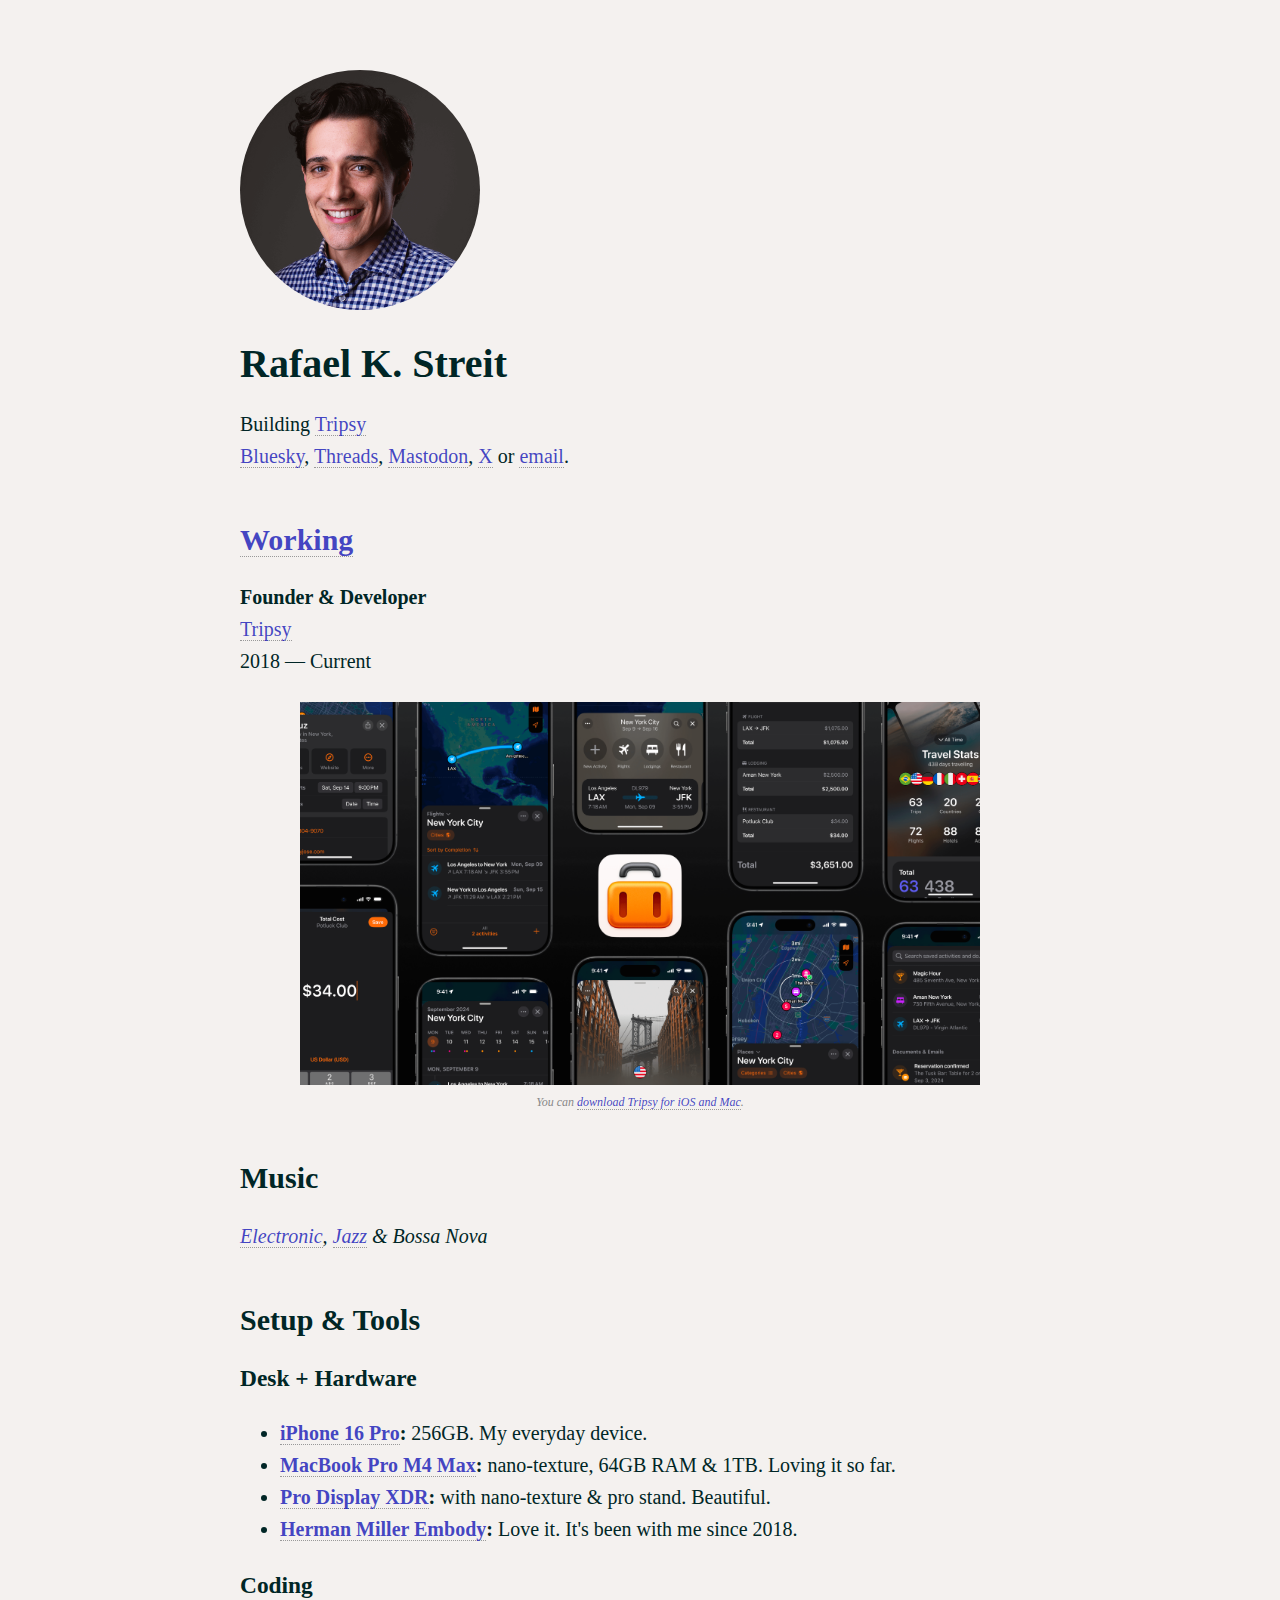
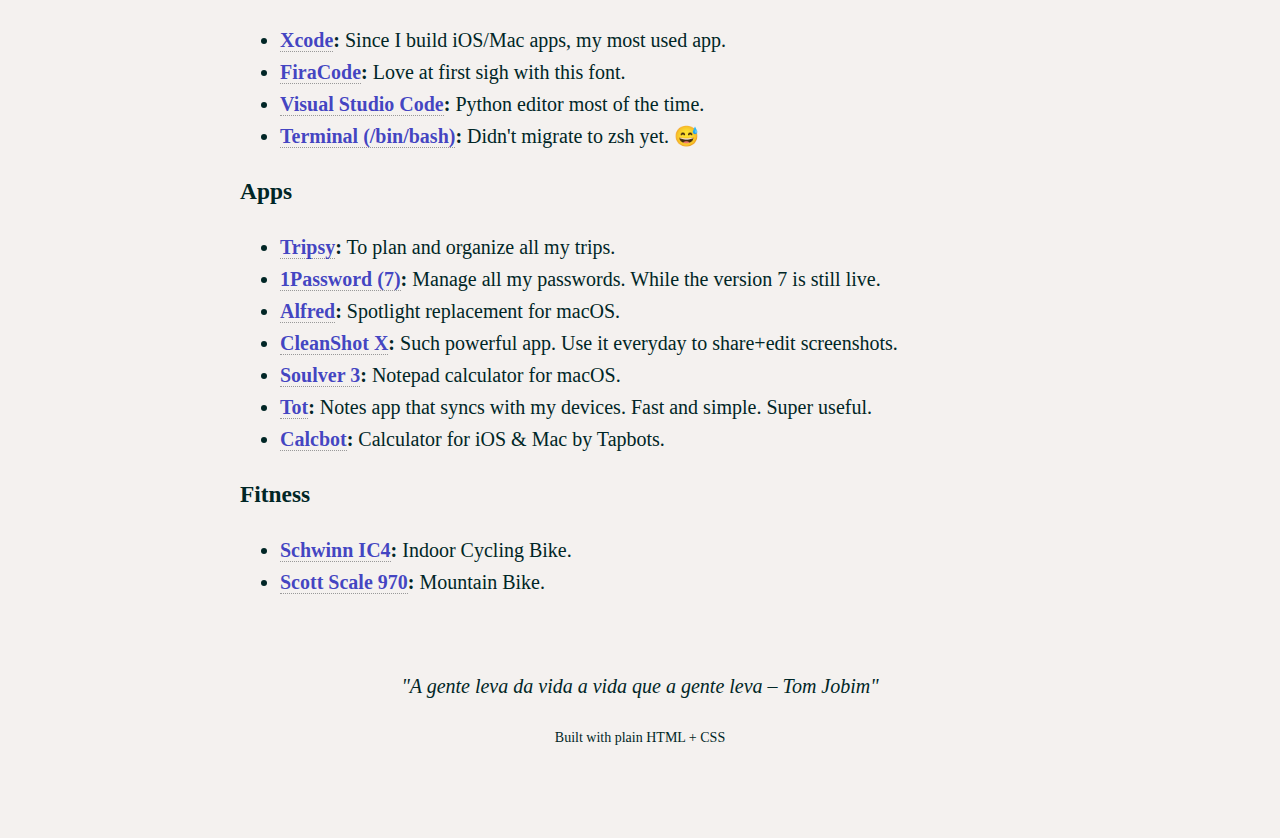
<file: index.html>
<!doctype html>
<html lang="en">
  <head>
    <meta charset="utf-8">

    <title>Rafael K. Streit (@rafaelks)</title>

    <meta name="viewport" content="width=device-width, initial-scale=1">
    <meta name="p:domain_verify" content="5a53a96d324d8ca4b035c3c64129a697"/>
    <meta name="author" content="Rafael Kellermann Streit">

    <link href="css/style.css" rel="stylesheet">
  </head>
  <body>
    <div class="content">
      <img id="avatar" src="avatar.jpg" />

      <h1>Rafael K. Streit</h1>

      <p>
        Building <a href="https://tripsy.app" target="_blank">Tripsy</a><br />
        <a ref="me" href="https://bsky.app/profile/rafaelks.com" target="_blank">Bluesky</a>, <a rel="me" href="https://threads.net/@rafaelks">Threads</a>, <a rel="me" href="https://mastodon.social/@rafaelks">Mastodon</a>, <a href="https://x.com/rafaelks">X</a> or <a href="mailto:rafael@rafaelks.com">email</a>.
      </p>

      <h2 id="working"><a href="resume.html">Working</a></h2>

      <p>
        <b>Founder & Developer</b>
        <br /><a href="https://tripsy.app" target="_blank">Tripsy</a>
        <br />2018 — Current

        <div class="content-image">
          <img src="img/tripsy/v3-composition.png" /><br />
          <span class="image-info">You can <a href="https://tripsy.app/download">download Tripsy for iOS and Mac</a>.</span>
        </div>
      </p>

      <h2 id="music">Music</h2>

      <p><i><a href="https://music.apple.com/br/playlist/do-not-disturb/pl.u-WMeZSv92kpM?l=en" target="_blank">Electronic</a>, <a href="https://music.apple.com/br/playlist/introspective/pl.u-2xGqtLA7bzP?l=en" target="_blank">Jazz</a> & Bossa Nova</i></p>

      <h2 id="setup">Setup & Tools</h2>

      <h3>Desk + Hardware</h3>
      <ul>
        <li><b><a target="_blank" href="https://www.apple.com/iphone/">iPhone 16 Pro</a>:</b> 256GB. My everyday device.</li>
        <li><b><a target="_blank" href="https://www.apple.com/macbook-pro/">MacBook Pro M4 Max</a>:</b> nano-texture, 64GB RAM & 1TB. Loving it so far.</li>
        <li><b><a target="_blank" href="https://www.apple.com/shop/buy-mac/pro-display-xdr/nano-glass">Pro Display XDR</a>:</b> with nano-texture & pro stand. Beautiful.</li>
        <li><b><a target="_blank" href="https://www.hermanmiller.com/en_afr/products/seating/office-chairs/embody-chairs/">Herman Miller Embody</a>:</b> Love it. It's been with me since 2018.
      </ul>

      <h3>Coding</h3>
      <ul>
        <li><b><a target="_blank" href="https://developer.apple.com/xcode/">Xcode</a>:</b> Since I build iOS/Mac apps, my most used app.</li>
        <li><b><a target="_blank" href="https://github.com/tonsky/FiraCode">FiraCode</a>:</b> Love at first sigh with this font.</li>
        <li><b><a target="_blank" href="https://code.visualstudio.com">Visual Studio Code</a>:</b> Python editor most of the time.</li>
        <li><b><a target="_blank" href="https://en.wikipedia.org/wiki/Bash">Terminal (/bin/bash)</a>:</b> Didn't migrate to zsh yet. 😅</li>
      </ul>

      <h3>Apps</h3>
      <ul>
        <li><b><a target="_blank" href="https://tripsy.app">Tripsy</a>:</b> To plan and organize all my trips.</li>
        <li><b><a target="_blank" href="https://1password.com/">1Password (7)</a>:</b> Manage all my passwords. While the version 7 is still live.</li>
        <li><b><a target="_blank" href="https://alfredapp.com/">Alfred</a>:</b> Spotlight replacement for macOS.</li>
        <li><b><a target="_blank" href="https://cleanshot.com/">CleanShot X</a>:</b> Such powerful app. Use it everyday to share+edit screenshots.</li>
        <li><b><a target="_blank" href="https://soulver.app">Soulver 3</a>:</b> Notepad calculator for macOS.</li>
        <li><b><a target="_blank" href="https://tot.rocks">Tot</a>:</b> Notes app that syncs with my devices. Fast and simple. Super useful.</li>
        <li><b><a target="_blank" href="https://tapbots.com/calcbot/">Calcbot</a>:</b> Calculator for iOS & Mac by Tapbots.</li>
      </ul>

      <h3>Fitness</h3>
      <ul>
        <li><b><a target="_blank" href="https://www.schwinnfitness.com/ic4/100873.html?cgidmaster=schwinn-indoor-cycling-compare">Schwinn IC4</a>:</b> Indoor Cycling Bike.</li>
        <li><b><a target="_blank" href="https://www.scott-sports.com/us/en/product/scott-scale-970-bike-yellow?article=286326010">Scott Scale 970</a>:</b> Mountain Bike.</li>
      </ul>

      <br/ >
      <p align="center"><i>"A gente leva da vida a vida que a gente leva – Tom Jobim"</i></p>
      <p align="center" class="small">Built with plain HTML + CSS</p>
    </div>
  </body>
</html>
</file>
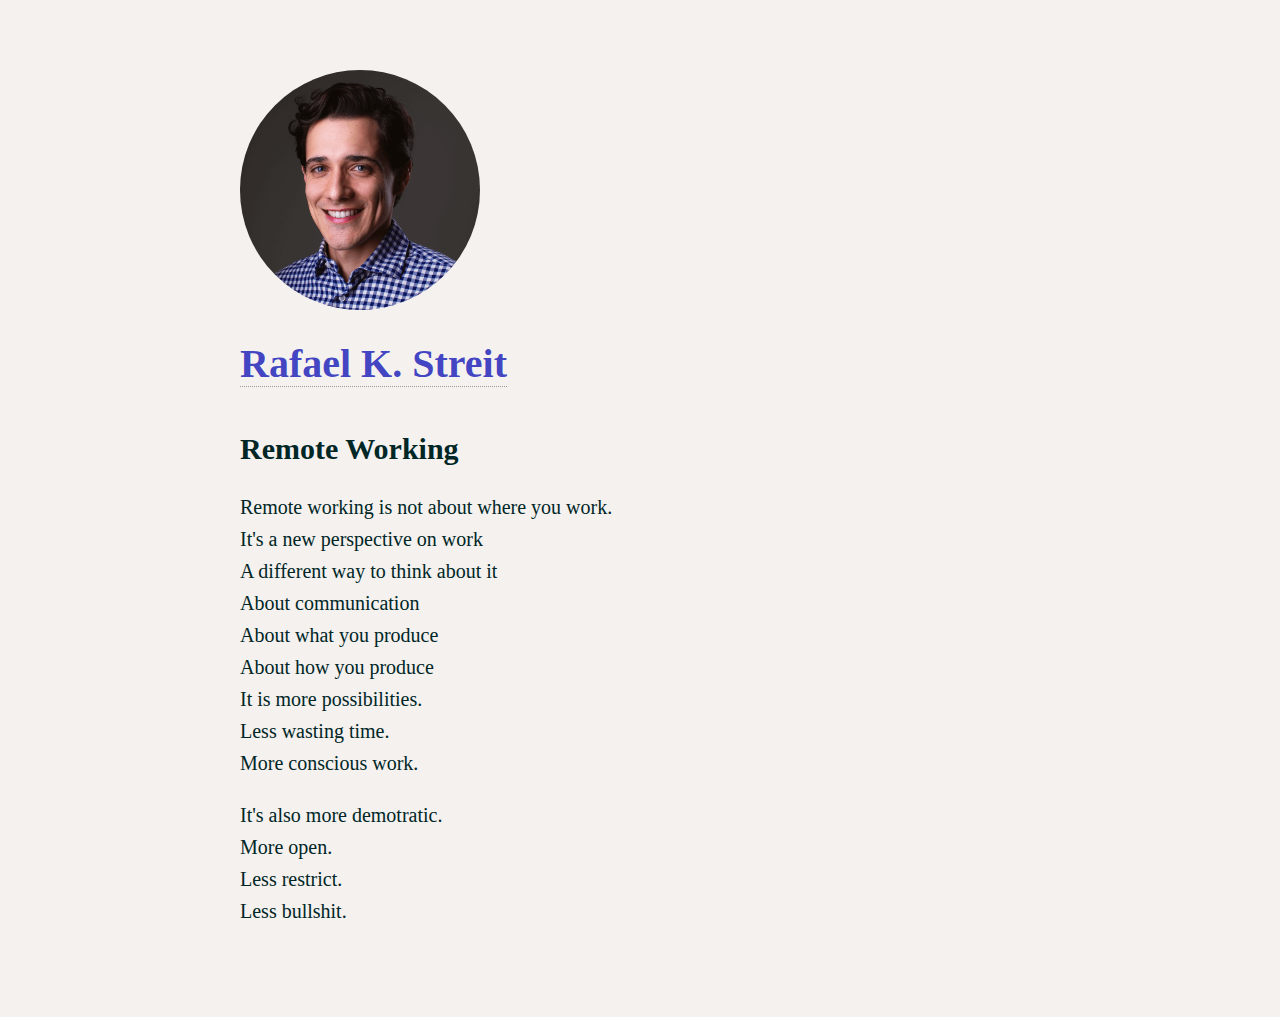
<file: remote.html>
<!doctype html>
<html lang="en">
  <head>
    <meta charset="utf-8">

    <title>Rafael Kellermann Streit (@rafaelks) - Remote</title>

    <meta name="viewport" content="width=device-width, initial-scale=1">
    <meta name="p:domain_verify" content="5a53a96d324d8ca4b035c3c64129a697"/>
    <meta name="author" content="Rafael Kellermann Streit">

    <link href="css/style.css" rel="stylesheet">
  </head>
  <body>
    <div class="content">
      <img id="avatar" src="avatar.jpg" />

        <h1><a href="index.html">Rafael K. Streit</a></h1>
        <h2>Remote Working</h2>
        
        <p>
          Remote working is not about where you work.<br />
          It's a new perspective on work<br />
          A different way to think about it<br />
          About communication<br />
          About what you produce<br />
          About how you produce<br />
          It is more possibilities.<br />
          Less wasting time.<br />
          More conscious work.<br />
        </p>
    
        <p>
          It's also more demotratic.<br />
          More open.<br />
          Less restrict.<br />
          Less bullshit.
        </p>
    </div>
  </body>
</html>
</file>
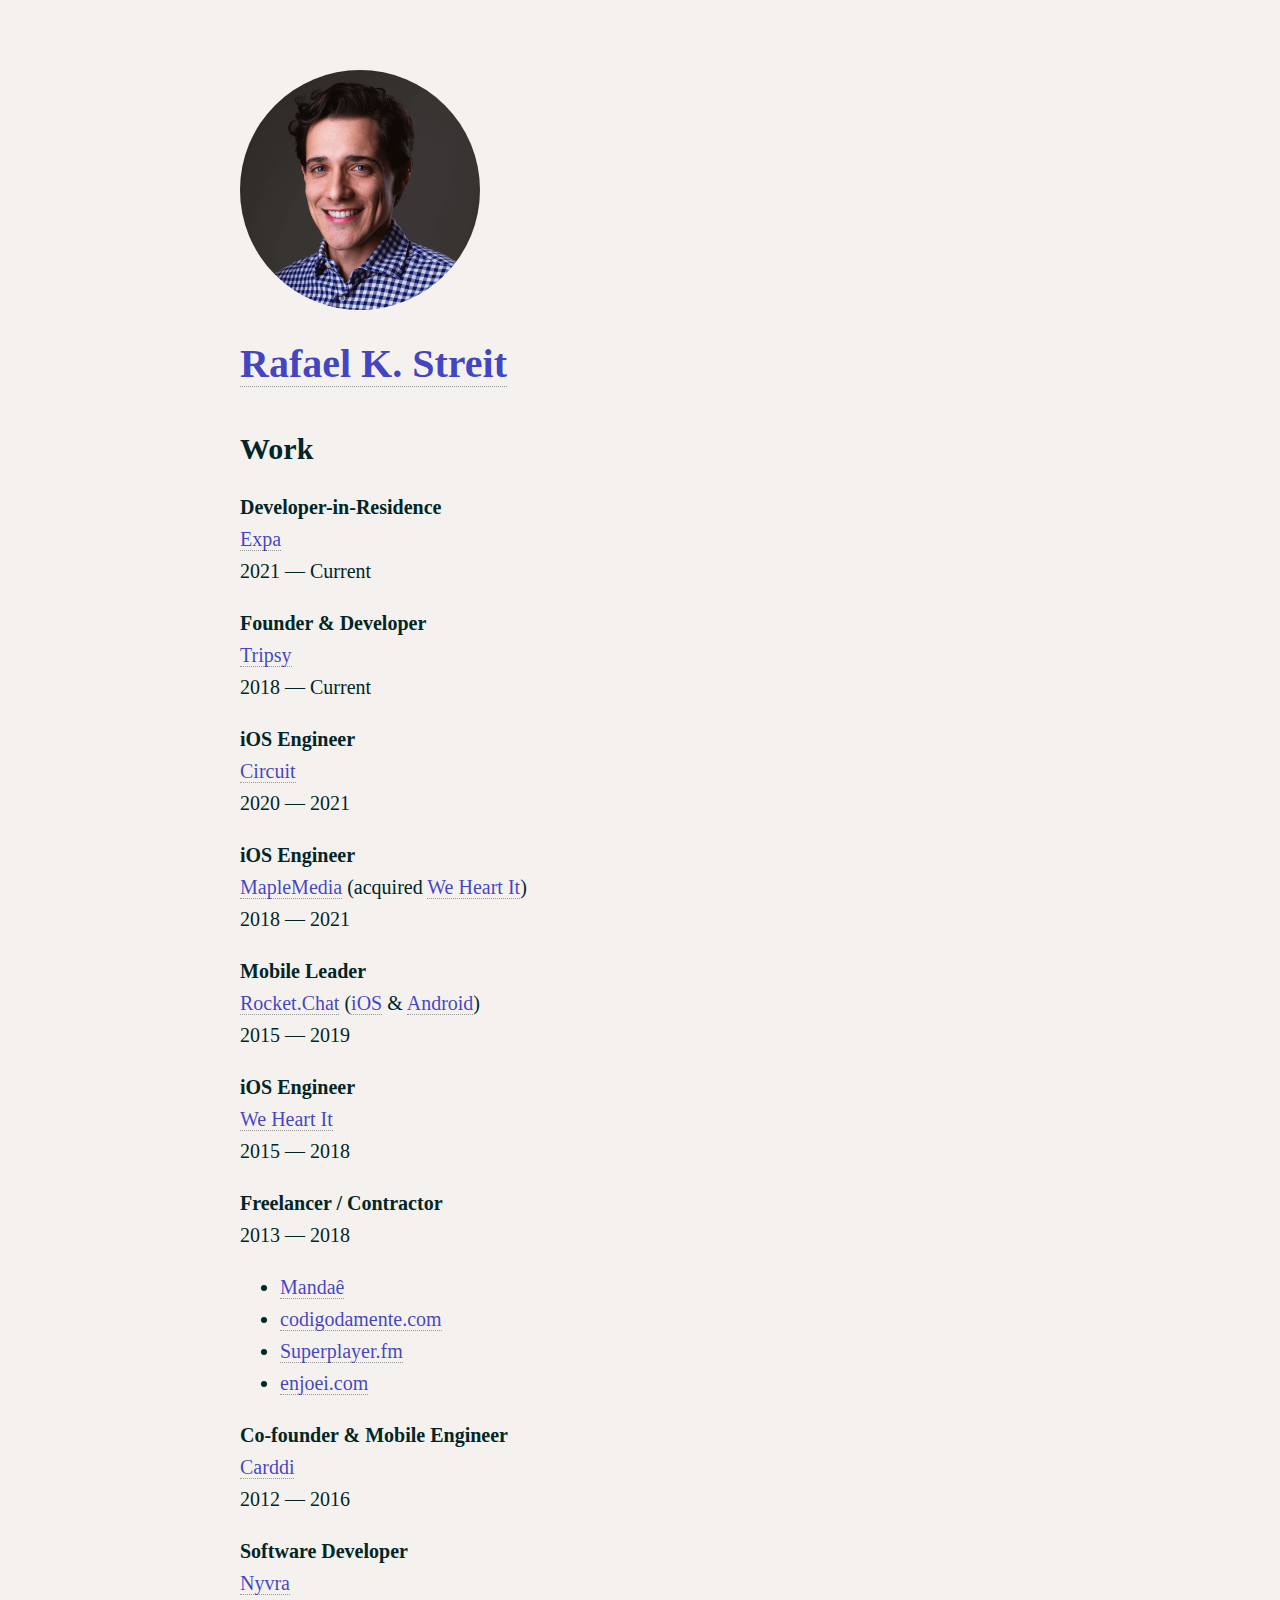
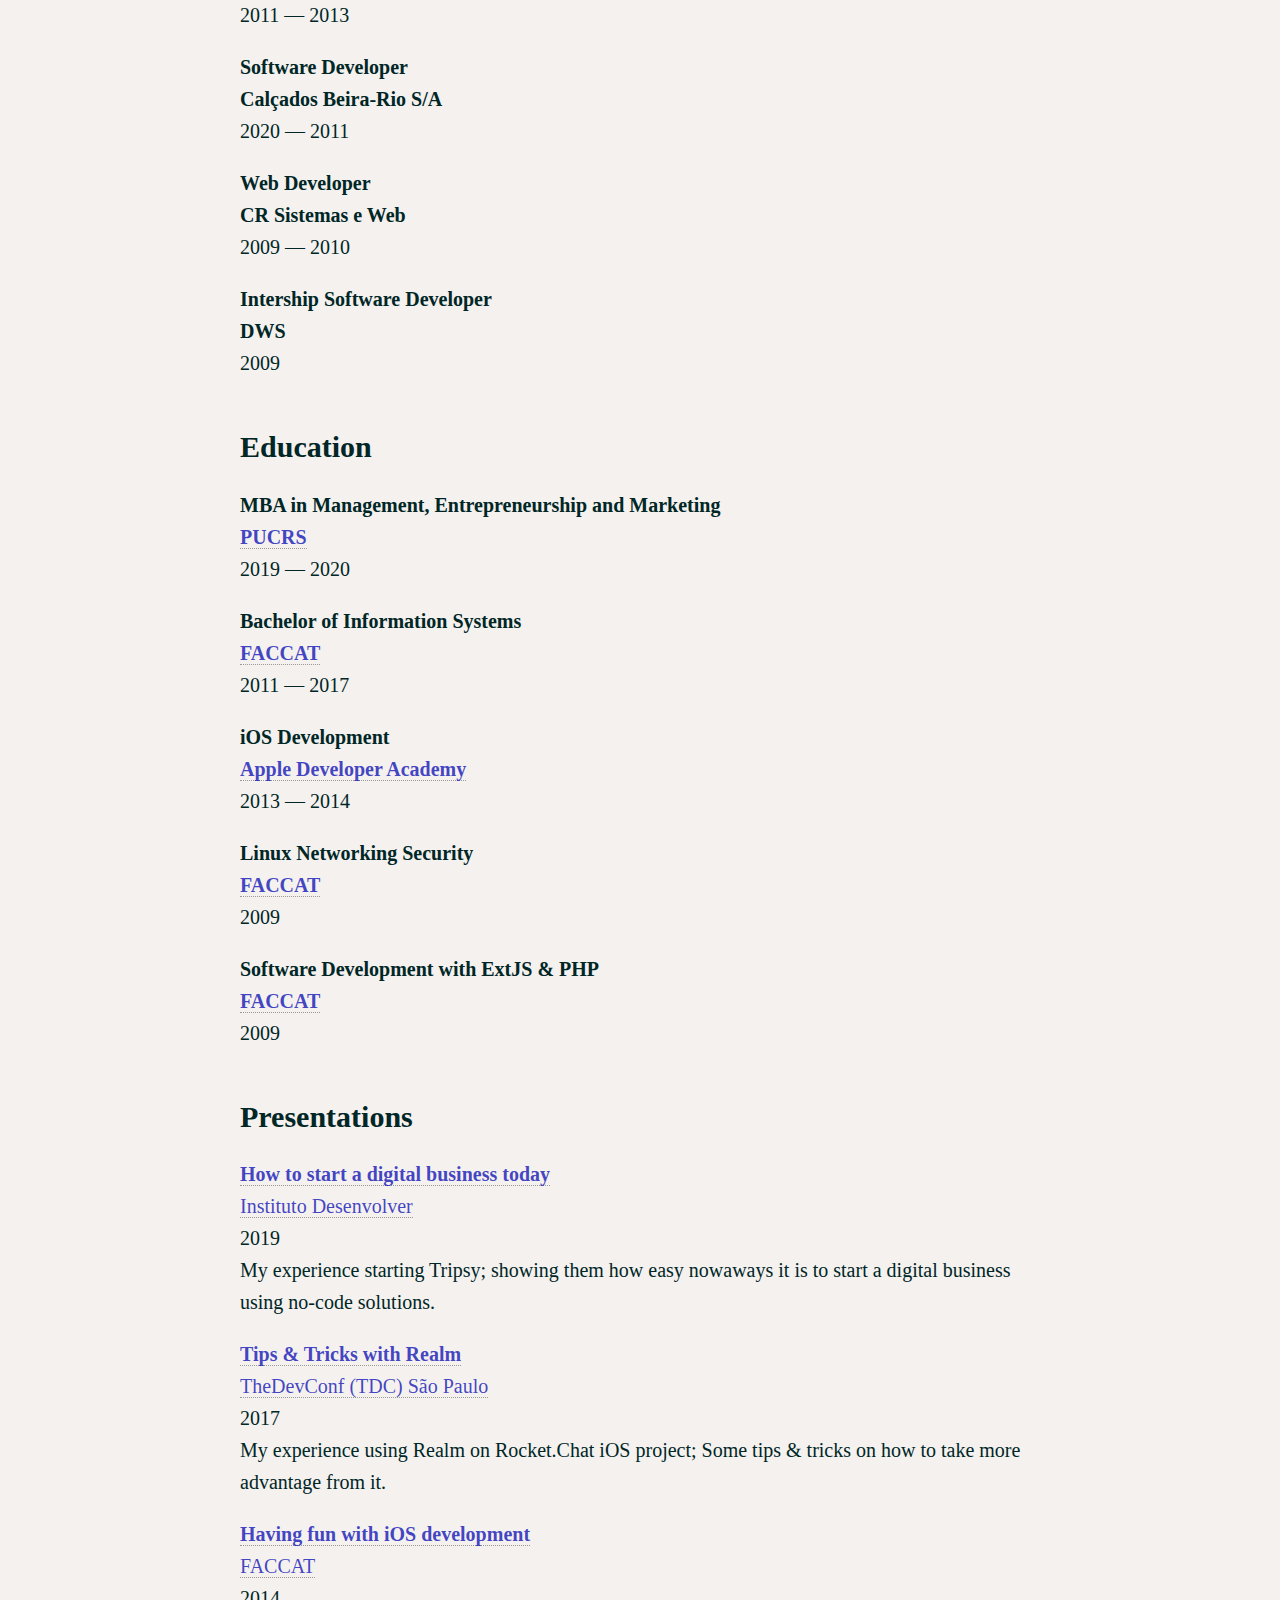
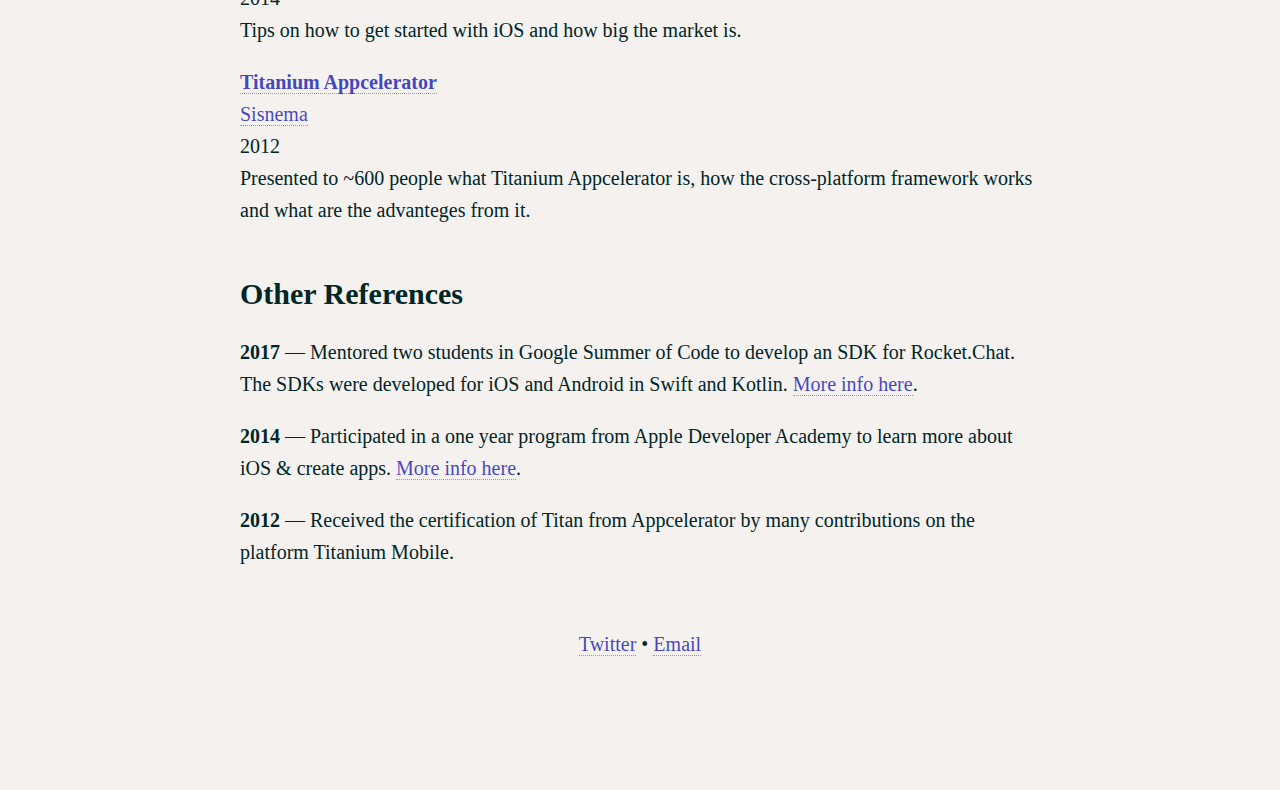
<file: resume.html>
<!doctype html>
<html lang="en">
  <head>
    <meta charset="utf-8">

    <title>Rafael Kellermann Streit (@rafaelks) - Resume</title>

    <meta name="viewport" content="width=device-width, initial-scale=1">
    <meta name="p:domain_verify" content="5a53a96d324d8ca4b035c3c64129a697"/>
    <meta name="author" content="Rafael Kellermann Streit">

    <link href="css/style.css" rel="stylesheet">
  </head>
  <body>
    <div class="content">
      <img id="avatar" src="avatar.jpg" />

      <h1><a href="index.html">Rafael K. Streit</a></h1>

      <h2>Work</h2>

      <p>
        <b>Developer-in-Residence</b>
        <br /><a id="expa" href="https://expa.com" target="_blank">Expa</a>
        <br />2021 — Current
      </p>

      <p>
        <b>Founder & Developer</b>
        <br /><a id="tripsy" href="https://tripsy.app" target="_blank">Tripsy</a>
        <br />2018 — Current
      </p>

      <p>
        <b>iOS Engineer</b>
        <br /><a href="https://getcircuit.com" target="_blank">Circuit</a>
        <br />2020 — 2021
      </p>

      <p>
        <b>iOS Engineer</b>
        <br /><a href="https://maplemedia.io" target="_blank">MapleMedia</a> (acquired <a href="https://weheartit.com" target="_blank">We Heart It</a>)
        <br />2018 — 2021
      </p>

      <p>
        <b>Mobile Leader</b>
        <br /><a href="https://rocket.chat" target="_blank">Rocket.Chat</a> (<a href="https://github.com/RocketChat/Rocket.Chat.iOS" target="_blank">iOS</a> & <a href="https://github.com/RocketChat/Rocket.Chat.Android" target="_blank">Android</a>)
        <br />2015 — 2019
      </p>

      <p>
        <b>iOS Engineer</b>
        <br /><a href="https://weheartit.com" target="_blank">We Heart It</a>
        <br />2015 — 2018
      </p>

      <p>
        <b>Freelancer / Contractor</b>
        <br />2013 — 2018

        <ul>
          <li><a href="https://www.mandae.com.br" target="_blank">Mandaê</a></li>
          <li><a href="https://codigodamente.com" target="_blank">codigodamente.com</a></li>
          <li><a href="https://www.superplayer.fm/player" target="_blank">Superplayer.fm</a></li>
          <li><a href="https://www.enjoei.com.br" target="_blank">enjoei.com</a></li>
        </ul>
      </p>

      <p>
        <b>Co-founder & Mobile Engineer</b>
        <br /><a href="https://vimeo.com/311633690" target="_blank">Carddi</a>
        <br />2012 — 2016
      </p>

      <p>
        <b>Software Developer</b>
        <br /><a href="https://www.nyvra.net" target="_blank">Nyvra</a>
        <br />2011 — 2013
      </p>

      <p>
        <b>Software Developer</b>
        <br /><b>Calçados Beira-Rio S/A</b>
        <br />2020 — 2011
      </p>

      <p>
        <b>Web Developer</b>
        <br /><b>CR Sistemas e Web</b>
        <br />2009 — 2010
      </p>

      <p>
        <b>Intership Software Developer</b>
        <br /><b>DWS</b>
        <br />2009
      </p>

      <h2>Education</h2>

      <p>
        <b>MBA in Management, Entrepreneurship and Marketing</b>
        <br /><b><a href="http://www.pucrs.br" target="_blank">PUCRS</a></b>
        <br />2019 — 2020
      </p>        

      <p>
        <b>Bachelor of Information Systems</b>
        <br /><b><a href="https://www2.faccat.br/portal/" target="_blank">FACCAT</a></b>
        <br />2011 — 2017
      </p>

      <p>
        <b>iOS Development</b>
        <br /><b><a href="http://www.bepid.com.br/poa/" target="_blank">Apple Developer Academy</a></b>
        <br />2013 — 2014
      </p>

      <p>
        <b>Linux Networking Security</b>
        <br /><b><a href="https://www2.faccat.br/portal/" target="_blank">FACCAT</a></b>
        <br />2009
      </p>

      <p>
        <b>Software Development with ExtJS & PHP</b>
        <br /><b><a href="https://www2.faccat.br/portal/" target="_blank">FACCAT</a></b>
        <br />2009
      </p>

      <h2>Presentations</h2>

      <p>
        <a href="presentations/instituto-desenvolver.pdf" target="_blank"><b>How to start a digital business today</b></a>
        <br /><a href="https://www.institutodesenvolver.com" target="_blank">Instituto Desenvolver</a>
        <br />2019
        <br />My experience starting Tripsy; showing them how easy nowaways it is to start a digital business using no-code solutions. 
      </p>

      <p>
        <a href="presentations/tips-and-tricks-realm.pdf" target="_blank"><b>Tips & Tricks with Realm</b></a>
        <br /><a href="https://www.institutodesenvolver.com" target="_blank">TheDevConf (TDC) São Paulo</a>
        <br />2017
        <br />My experience using Realm on Rocket.Chat iOS project; Some tips & tricks on how to take more advantage from it.
      </p>

      <p>
        <a href="presentations/fun-with-ios.pdf" target="_blank"><b>Having fun with iOS development</b></a>
        <br /><a href="https://www.faccat.br" target="_blank">FACCAT</a>
        <br />2014
        <br />Tips on how to get started with iOS and how big the market is.
      </p>

      <p>
        <a href="presentations/titanium-appcelerator.pdf" target="_blank"><b>Titanium Appcelerator</b></a>
        <br /><a href="https://www.sisnema.com.br" target="_blank">Sisnema</a>
        <br />2012
        <br />Presented to ~600 people what Titanium Appcelerator is, how the cross-platform framework works and what are the advanteges from it.
      </p>

      <h2>Other References</h2>

      <p><b>2017</b> — Mentored two students in Google Summer of Code to develop an SDK for Rocket.Chat. The SDKs were developed for iOS and Android in Swift and Kotlin. <a href="https://summerofcode.withgoogle.com/organizations/6368590472151040/#5813544516845568" target="_blank">More info here</a>.</p>

      <p><b>2014</b> — Participated in a one year program from Apple Developer Academy to learn more about iOS & create apps. <a href="https://www.pucrs.br/blog/evento/apple-developer-academy-2021/" target="_blank">More info here</a>.

      <p><b>2012</b> — Received the certification of Titan from Appcelerator by many contributions on the platform Titanium Mobile.

      <p style="text-align:center; margin: 60px auto;">
        <a href="https://twitter.com/rafaelks">Twitter</a> • <a href="mailto:rafaelks@me.com">Email</a>
      </p>
    </div>
  </body>
</html>
</file>
<file: css/style.css>
body {
  font-family: Georgia, Palatino, "Palatino Linotype", Times, "Times New Roman", serif;
  font-size: 20px;
  line-height: 32px;
  color: #002626;
  background-color: #f4f1ef;
}

h1, h2 {
  line-height: 35px;
  color: #002626;
}

h2 {
  margin-top: 50px;
}

a {
  color: #1315b6cc;
  text-decoration: none;
  border-bottom: 1px dotted #999;
}

a:hover {
  color: #0837e2a3;
}

.content {
  margin: 50px auto;
  padding: 20px;
  max-width: 800px;
}

.content-comment {
  margin: 15px auto;
  max-width: 85%;
  font-size:  13px;
  line-height: 16px;
  font-style: italic;
}

.content-image {
  margin: 0px auto;
  max-width: 85%;
  font-size:  13px;
  line-height: 16px;
  text-align: center;
  font-style: italic;
}

.content-image img {
  max-width: 100%;
  margin: 5px auto;
}

#avatar {
  object-fit: cover;
  border-radius:50%;
  width: 240px;
  height: 240px;
}

.image-info {
  text-align: center;
  font-size: 12px; 
  color: #888;
}

.small {
  font-size: 70%;
}

@media screen and (max-width: 500px) {
  body {
    font-size: 16px;
    line-height: 24px;
  }

  .content-image {
    max-width: 100%;
  }
}

@media (prefers-color-scheme: dark) {
  body {
    color: #cacaca;
    background-color: #111111;
  }

  h1, h2, h3, h4 {
    line-height: 35px;
    color: #fff;
  }

  a {
    color: #fff;
  }

  a:hover {
    color: #aaa;
  }
}
</file>
